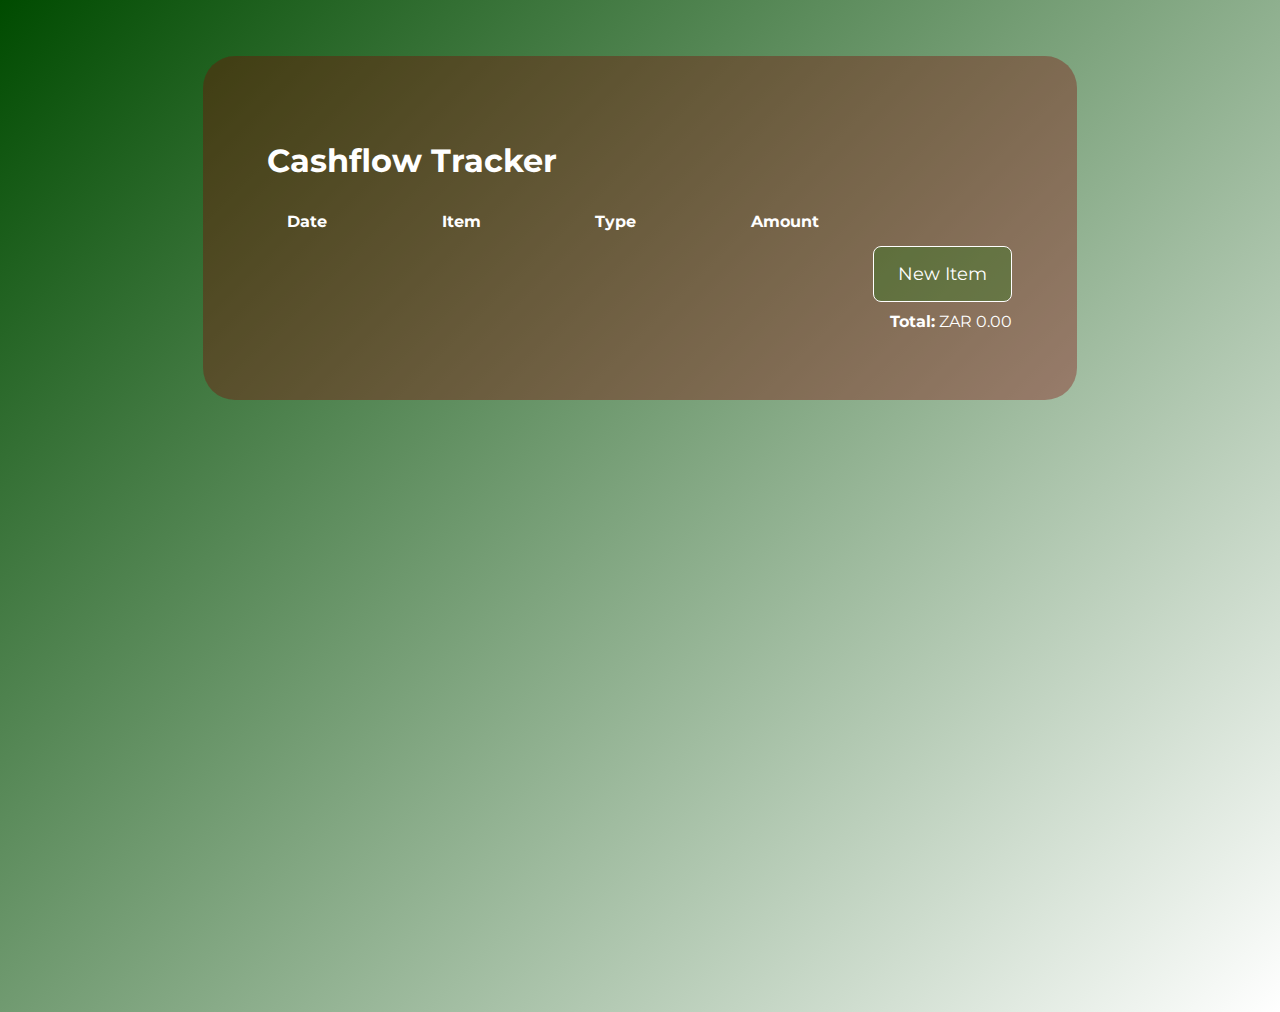
<file: budget-tracker-app/index.html>
<!DOCTYPE html>
<html lang="en">
<head>
    <meta charset="UTF-8">
    <meta name="viewport" content="width=device-width, initial-scale=1.0">
    <title>Cashflow Tracker</title>
    <link rel="preconnect" href="https://fonts.googleapis.com">
    <link rel="preconnect" href="https://fonts.gstatic.com" crossorigin>
    <link href="https://fonts.googleapis.com/css2?family=Montserrat:ital,wght@0,400;0,700;0,900;1,400&display=swap" rel="stylesheet">
    <link rel="stylesheet" href="style.css">
    <link rel="shortcut icon" href="./New Bitmap Image.bmp" type="image/x-icon">
    <script type="module" src="./javascript/interactive.js"></script>
</head>
<body>
    <div id="app"></div>
</body>
</html>
</file>
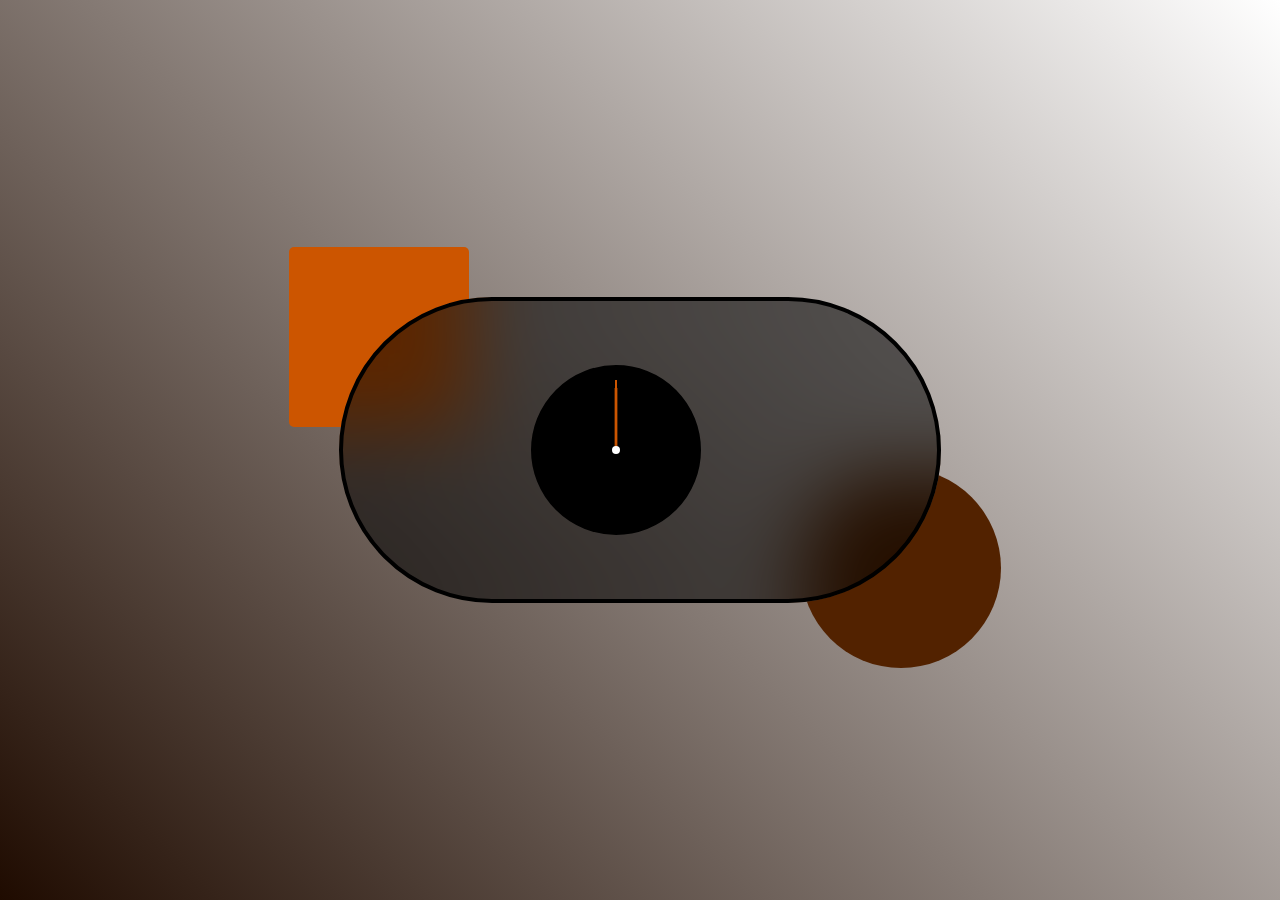
<file: digital-clock/index.html>
<!DOCTYPE html>
<html lang="en">
<head>
    <meta charset="UTF-8">
    <meta name="viewport" content="width=device-width, initial-scale=1.0">
    <title>Digital Clock</title>
    <link rel="stylesheet" href="style.css">
    <link rel="shortcut icon" href="./New Bitmap Image.bmp" type="image/x-icon">
</head>
<body>
    <div class="hero">
        <div class="container">
            <div class="clock">
                <div class="analogue__clock">
                    <div class="clock__face"></div>
                    <div class="analogue__hour-arm" id="clock-hour"></div>
                    <div class="analogue__minutes-arm" id="clock-minutes"></div>
                    <div class="analogue__seconds-arm" id="clock-seconds"></div>
                </div>
    
                <div>
                    <div class="digital__clock">
                        <span class="digital__clock-hour" id="digital-hour"></span>
                        <span class="digital__clock-minutes" id="digital-minutes"></span>
                        <span class="digital__clock-seconds" id="digital-seconds"></span>
                        <span class="digital__clock-ampm" id="digital-ampm"></span>
                    </div>
    
                    <div class="clock__date">
                        <div>
                            <span class="clock__day" id="date-day"></span>
                            <span class="clock__month" id="date-month"></span>
                            <span class="clock__year" id="date-year"></span>
                        </div>
    
                        <span class="clock__day-week" id="date-day-week"></span>
                    </div>
                </div>
            </div>
        </div>
    </div>

    <script>
        setInterval(() => {
            let currentTime = new Date();
            let alog__hr = document.getElementById("clock-hour");
            let alog__min = document.getElementById("clock-minutes");
            let alog__sec = document.getElementById("clock-seconds");
            let hrs = document.getElementById("digital-hour");
            let min = document.getElementById("digital-minutes");
            let sec = document.getElementById("digital-seconds");
            let date = document.getElementById("date-day");
            let month = document.getElementById("date-month")
            let year = document.getElementById("date-year");
            let day = document.getElementById("date-day-week");
            let digital__AmPm = document.getElementById('digital-ampm');

            let hh = currentTime.getHours();
            let mm = currentTime.getMinutes();
            let ss = currentTime.getSeconds();

            let h = hh / 12 * 360;
            let m = mm / 60 * 360;
            let s = ss / 60 *360;


            let daysOfWeek = ['Sunday', 'Monday', 'Tuesday', 'Wednesday', 'Thursday', 'Friday', 'Saturday'];
            let monthsOfYear = ['Jan', 'Feb', 'Mar', 'Apr', 'May', 'June', 'July', 'Aug', 'Sept', 'Oct', 'Nov', 'Dec'];


            alog__hr.style.transform = `rotateZ(${h + m / 12}deg)`
            alog__hr.style.transition = '2s'
            alog__min.style.transform = `rotateZ(${m}deg)`
            alog__min.style.transition = '1s'
            alog__sec.style.transform = `rotateZ(${s}deg)`
            
            digital__AmPm.innerHTML = ( hh > 12 ? 'PM' : 'AM')
            
            hrs.innerHTML = (hh > 12 ? hh = hh - 12 : hh = hh);
            hrs.innerHTML = (hh < 10 ? "0" : "") +  hh + ":";
            min.innerHTML = (mm < 10 ? "0" : "") + mm  + ":";
            sec.innerHTML = (ss < 10 ? "0" : "") + ss;

            date.innerHTML = currentTime.getDate();
            month.innerHTML = monthsOfYear[currentTime.getMonth()];
            year.innerHTML = currentTime.getFullYear();

            day.innerHTML = daysOfWeek[currentTime.getDay()];
        }, 1000);
    
    </script>

</body>
</html>
</file>
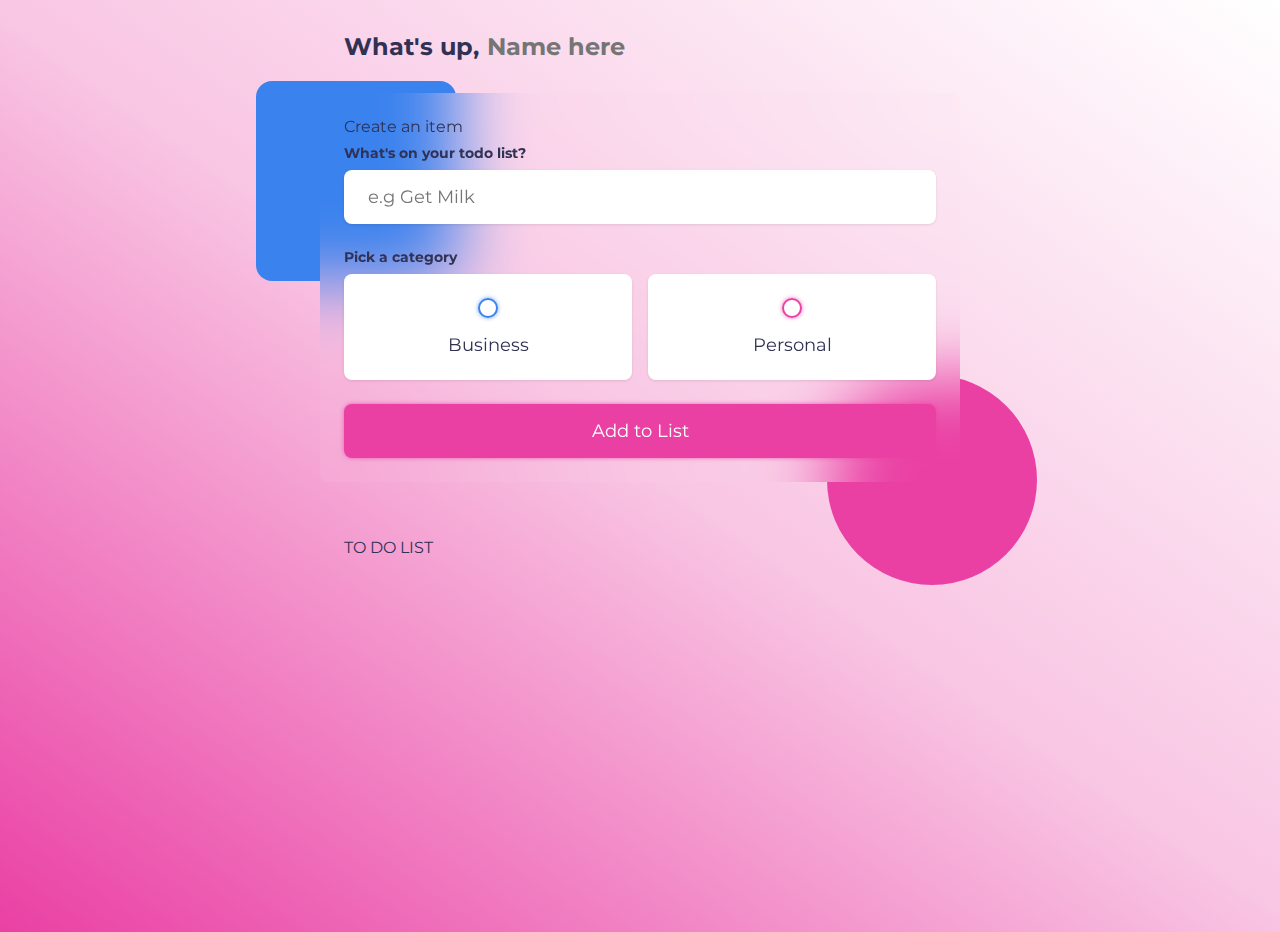
<file: todo-app/index.html>
<!DOCTYPE html>
<html lang="en">
<head>
    <meta charset="UTF-8">
    <meta name="viewport" content="width=device-width, initial-scale=1.0">
    <title>To Do List</title>

    <link rel="preconnect" href="https://fonts.googleapis.com">
    <link rel="preconnect" href="https://fonts.gstatic.com" crossorigin>
    <link href="https://fonts.googleapis.com/css2?family=Montserrat:ital,wght@0,400;0,700;0,900;1,400&display=swap" rel="stylesheet">
    <link rel="shortcut icon" href="New Bitmap Image.bmp" type="image/x-icon">

    <link rel="stylesheet" href="style.css">
</head>
<body>
    <main class="app">

        <section class="greeting">
            <h2 class="title">
                What's up, <input type="text" id="name" placeholder="Name here">
            </h2>
        </section>

        <section class="create-todo">
            <h3>Create an item</h3>

            <form id="new-todo-form">
                <h4>What's on your todo list?</h4>
                <input type="text" name="content" id="content" placeholder="e.g Get Milk" />

                <h4>Pick a category</h4>

                <div class="options">

                    <label>
                        <input type="radio" name="category" id="catBiz" value="business">
                        <span class="bubble business"></span>
                        <div>Business</div>
                    </label>

                    <label>
                        <input type="radio" name="category" id="catPers" value="personal">
                        <span class="bubble personal"></span>
                        <div>Personal</div>
                    </label>

                </div>
                <input type="submit" value="Add to List"/>
            </form>
        </section>

        <section class="todo-list">
            <h3>TO DO LIST</h3>
            <div class="list" id="todo-list">
                <!-- <div class="todo-item done">
                    <label>
                        <input type="checkbox"/>
                        <span class="bubble business"></span>
                    </label>

                    <div class="todo-content">
                        <input type="text" value="Finish assignment" readonly/>
                    </div>

                    <div class="actions">
                        <button class="edit">Edit</button>
                        <button class="delete">Delete</button>
                    </div>
                </div>
                
                <div class="todo-item">
                    <label>
                        <input type="checkbox"/>
                        <span class="bubble personal"></span>
                    </label>

                    <div class="todo-content">
                        <input type="text" value="Get Takeout" readonly/>
                    </div>

                    <div class="actions">
                        <button class="edit">Edit</button>
                        <button class="delete">Delete</button>
                    </div>
                </div> -->

            </div>
        </section>

    </main>
    
    <script src="interactive.js"></script>
</body>
</html>
</file>
<file: budget-tracker-app/style.css>
body{
    background: linear-gradient(135deg, rgb(0, 75, 0), white);
    padding: 3rem;
    min-height: 100vh;
}

#app{
    padding: 4rem;
    padding-right: 0.6rem;
    border-radius: 2rem;
    margin: auto;
    width: 800px;
    background: rgba(128, 0, 0, 0.35);
    color: white;
}

.cf-tracker {
    border-collapse: collapse;
    min-width: 750px;
}

* {
    font-family: 'montserrat', sans-serif;
}

.cf-tracker th {
    text-align: left;
    padding: 10px 20px;
}

.cf-tracker td {
    padding: 5px;
}

.input, .delete-entry {
    height: 30px;
    font-size: 13px;
    padding: 0 10px;
    margin: 0;
    box-sizing: border-box;
}

.input {
    border: 1px solid #dddddd;
    border-radius: 5px;
    outline: none;
}

.input:focus {
    border-color: #bbbbbb;
}

.delete-item {
    display: flex;
    align-items: center;
    justify-content: center;
    width: 30px;
    height: 30px;
    background: none;
    color: white;
    border: none;
    border-radius: 50%;
    outline: none;
    cursor: pointer;
}

.controls, .summary {
    text-align: right;
    padding-bottom: 12rem;
}

.new-item {
    border: 1px solid ;
    font-size: 1.125rem;
    padding: 1rem 1.5rem;
    color: var(--white);
    background-color: rgba(0, 128, 0, 0.25);
    border-radius: 0.5rem;
    box-shadow: white;
    cursor: pointer;
    transition: 0.2s ease-in-out;
}
</file>
<file: digital-clock/style.css>
@import url("https://fonts.googleapis.com/css2?family=Syne:wght@400;500;600&display=swap");

* {
    margin: 0;
    padding: 0;
    box-sizing: border-box;
}

body {
    font-family: 'Syne',  sans-serif;
    background: linear-gradient(45deg, #1f0b00, #ffffff);
    color: #fff;
}

.hero {
    height: 100vh;
    display: grid;
    place-items: center;
    margin-inline: 1.5rem;
}

.container {
    position: absolute;
    top: 50%;
    left: 50%;
    transform: translate(-50%, -50%);
}
.container::before {
    content: '';
    width: 180px;
    height: 180px;
    background: #cc5500;
    border-radius: 5px;
    position: absolute;
    left: -50px;
    top: -50px;
    z-index: -1;
}
.container::after {
    content: '';
    width: 200px;
    height: 200px;
    background: #522200;
    border-radius: 50%;
    position: absolute;
    right: -60px;
    bottom: -65px;
    z-index: -1;
}

.clock {
    width: 100%;
    height: 180px;
    background-color: rgba(0, 0, 0, 0.55);
    display: flex;
    align-items: center;
    justify-content: center;
    column-gap: 1rem;
    border: 3px solid black;
    border-radius: 10rem;
    backdrop-filter: blur(40px);
}

.analogue__clock {
    position: relative;
    width: 100px;
    height: 100px;
    border: 3px solid black;
    background-color: #000000;
    border-radius: 50%;
    box-shadow: inset 2px 2px 8px #00000066;
    display: flex;
    justify-content: center;
    align-items: center;
}

.clock__face {
    width: 6px;
    height: 6px;
    background-color: white;
    border-radius: 50%;
    box-shadow: 0 0 6px hsla(0, 0%, 0%, .25);
    z-index: 2;
}

.analogue__hour-arm, 
.analogue__minutes-arm,
.analogue__seconds-arm {
    width: 3px;
    box-shadow: 0 0 6px hsla(0, 0%, 0%, .25);
    position: absolute;
    bottom: 50%;
    transform-origin: bottom;
}

.analogue__hour-arm {
    height: 25px;
    background-color: white;
}

.analogue__minutes-arm {
    height: 38px;
    background-color: #522200;
}

.analogue__seconds-arm {
    width: 2px;
    height: 43px;
    background-color: #cc5500;
}

.clock__date {
    display: grid;
    row-gap: .25rem;
}

.clock__day-week, 
.digital__clock-ampm {
    font-size: .813rem;
    font-weight: 500;
}

.clock__month, 
.clock__day, 
.clock__year, 
.digital__clock-hour, 
.digital__clock-minutes,
.digital__clock-seconds {
    font-size: 1.25rem;
    font-weight: 600;
}

.digital__clock {
    border-bottom: 1px solid white;
    padding-bottom: .5rem;
    margin-bottom: 1rem;
}

@media screen and (max-width: 499px) {
    .clock {
        width: 176px;
        height: 328px;
        flex-direction: column;
        row-gap: 3rem;
        text-align: center;
    }
}

@media screen and (min-width: 500px) {
    .clock {
        width: 380px;
        height: 190px;
        column-gap: 3rem;
    }
}


@media screen and (min-width: 1024px) {
    .clock {
        width: 602px;
        height: 306px;
        border: 4px solid black;
        column-gap: 3rem;
    }
    .analogue__clock {
        width: 170px;
        height: 170px;
        border: 4px solid black;
    }
    .clock__face {
        width: 8px;
        height: 8px;
    }
    .analogue__hour-arm {
        width: 4px;
        height: 40px;
    }
    .analogue__minutes-arm {
        width: 4px;
        height: 62px;
    }
    .analogue__seconds-arm {
        width: 2px;
        height: 70px;
    }
    .clock__date {
        margin-bottom: 1.5rem;
    }
    .clock__day-week, 
    .digital__clock-ampm {
        font-size: 1.5rem;
    }
    .clock__month, 
    .clock__day, 
    .clock__year, 
    .digital__clock-hour, 
    .digital__clock-minutes,
    .digital__clock-seconds {
        font-size: 2.25rem;
    }
}
</file>
<file: todo-app/style.css>
:root{
    --primary: rgba(234, 64, 163, 0.301);
    --business: #3a82ee;
    --personal: #ea40a4;
    --light: #eee;
    --grey: #888;
    --dark: #313154;
    --danger: #ff5b57;
    --white: #fff;

    --shadow: 0 1px 3px rgba(0, 0, 0, 0.1);

    --business-glow: 0px 0px 4px rgba(58, 130, 238, 0.75);
    --personal-glow: 0px 0px 4px rgba(234, 64, 164, 0.75);
}

* {
    margin: 0px;
    padding: 0px;
    box-sizing: border-box;
    font-family: 'montserrat', sans-serif;
}

input:not([type="radio"]):not([type="checkbox"]), button {
    appearance: none;
    border: none;
    outline: none;
    background: none;
    cursor: initial;
}

body {
    background:  linear-gradient(215deg, white, var(--primary), var(--personal));
    color: var(--dark);
    min-height: 100vh;
}

section {
    width: 50%;
    margin: auto;
    margin-top: 2rem;
    margin-bottom: 2rem;
    padding-left: 1.5rem;
    padding-right: 1.5rem;
}


h3 {
    color: var(--dark);
    font-size: 1rem;
    font-weight: 400;
    margin-bottom: 0.5rem;
}

h4 {
    color: var(--dark);
    font-size: 0.875rem;
    font-weight: 700;
    margin-bottom: 0.5rem;
}

.greeting .title {
    display: flex;
}

.greeting .title input {
    margin-left: 0.5rem;
    flex: 1 1 0%;
    min-width: 0px;

}

.greeting .title,
.greeting .title input {
    color: var(--dark);
    font-size: 1.5rem;
    font-weight: 700;
}

.create-todo {
    padding: 1.5rem;
    border-radius: 0.5rem;
    background: var(--primary);
    backdrop-filter: blur(35px);
    background: transparent;
}

.greeting::before {
    content: '';
    width: 200px;
    height: 200px;
    background: var(--business);
    border-radius: 1rem;
    position: absolute;
    left: 20%;
    top: 9%;
    z-index: -1;
}
.greeting::after {
    content: '';
    width: 210px;
    height: 210px;
    background: #ea40a4;
    border-radius: 50%;
    position: absolute;
    right: 19%;
    bottom: 35%;
    z-index: -1;
}

.create-todo input[type="text"] {
    display: block;
    width: 100%;
    font-size: 1.125rem;
    padding: 1rem 1.5rem;
    color: var(--dark);
    background-color: var(--white);
    border-radius: 0.5rem;
    box-shadow: var(--shadow);
    margin-bottom: 1.5rem;
}

.create-todo .options {
    display: grid;
    grid-template-columns: repeat(2, 1fr);
    grid-gap: 1rem;
    margin-bottom: 1.5rem;
}

.create-todo .options label {
    display: flex;
    flex-direction: column;
    align-items: center;
    justify-content: center;
    padding: 1.5rem;
    background-color: var(--white);
    border-radius: 0.5rem;
    box-shadow: var(--shadow);
    cursor: pointer;
}

input[type="radio"],
input[type="checkbox"] {
    display: none;
}

.bubble {
    display: flex;
    align-items: center;
    justify-content: center;
    width: 20px;
    height: 20px;
    border-radius: 50%;
    border: 2px solid var(--business);
    box-shadow: var(--business-glow);
}

.bubble.personal {
    border-color: var(--personal);
    box-shadow: var(--personal-glow);
}

.bubble::after {
    content: "";
    display: block;
    opacity: 0;
    width: 0px;
    height: 0px;
    background-color: var(--business);
    box-shadow: var(--business-glow);
    transition: 0.2s ease-in-out;
}

.bubble.personal::after {
    background-color: var(--personal);
    box-shadow: var(--personal-glow)
}

input:checked ~ .bubble::after {
    width: 10px;
    height: 10px;
    opacity: 1; border-radius: 50%;
}

.create-todo .options label div {
    color: var(--dark);
    font-size: 1.125rem;
    margin-top: 1rem;
}

.create-todo input[type="submit"] {
    display: block;
    width: 100%;
    font-size: 1.125rem;
    padding: 1rem 1.5rem;
    color: var(--white);
    background-color: var(--personal);
    border-radius: 0.5rem;
    box-shadow: var(--personal-glow);
    cursor: pointer;
    transition: 0.2s ease-in-out;
}

.create-todo input[type="submit"]:hover {
    opacity: 0.75;
}

.todo-list {
    padding: 1.5rem;
    border-radius: 0.5rem;
}

.todo-list .list {
    margin: 1rem 0;
}

.todo-list .todo-item {
    display: flex;
    align-items: center;
    background-color: var(--white);
    padding: 1rem;
    border-radius: 0.5rem;
    box-shadow: var(--shadow);
    margin-bottom: 1rem;
}

.todo-item label {
    display: flex;
    margin-right: 1rem;
    cursor: pointer;
}

.todo-item .todo-content {
    flex: 1 1 0%;
}

.todo-content input {
    color: var(--dark);
    font-size: 1.125rem;
    width: 100%;
}

.todo-item .actions {
    display: flex;
    align-items: center;
}

.todo-item .actions button {
    display: block;
    padding: 0.5rem;
    border-radius: 0.25rem;
    color:#fff;
    cursor: pointer;
    transition: 0.2s ease-in-out
}

.todo-item .actions button:hover {
    opacity: 0.75;
}

.todo-item .actions .edit {
    margin-right: 0.5rem;
    background-color: var(--personal);
}

.todo-item .actions .delete {
    background-color: var(--danger);
}

.todo-item.done .todo-content input {
    text-decoration: line-through;
    color: var(--grey);
}
</file>
